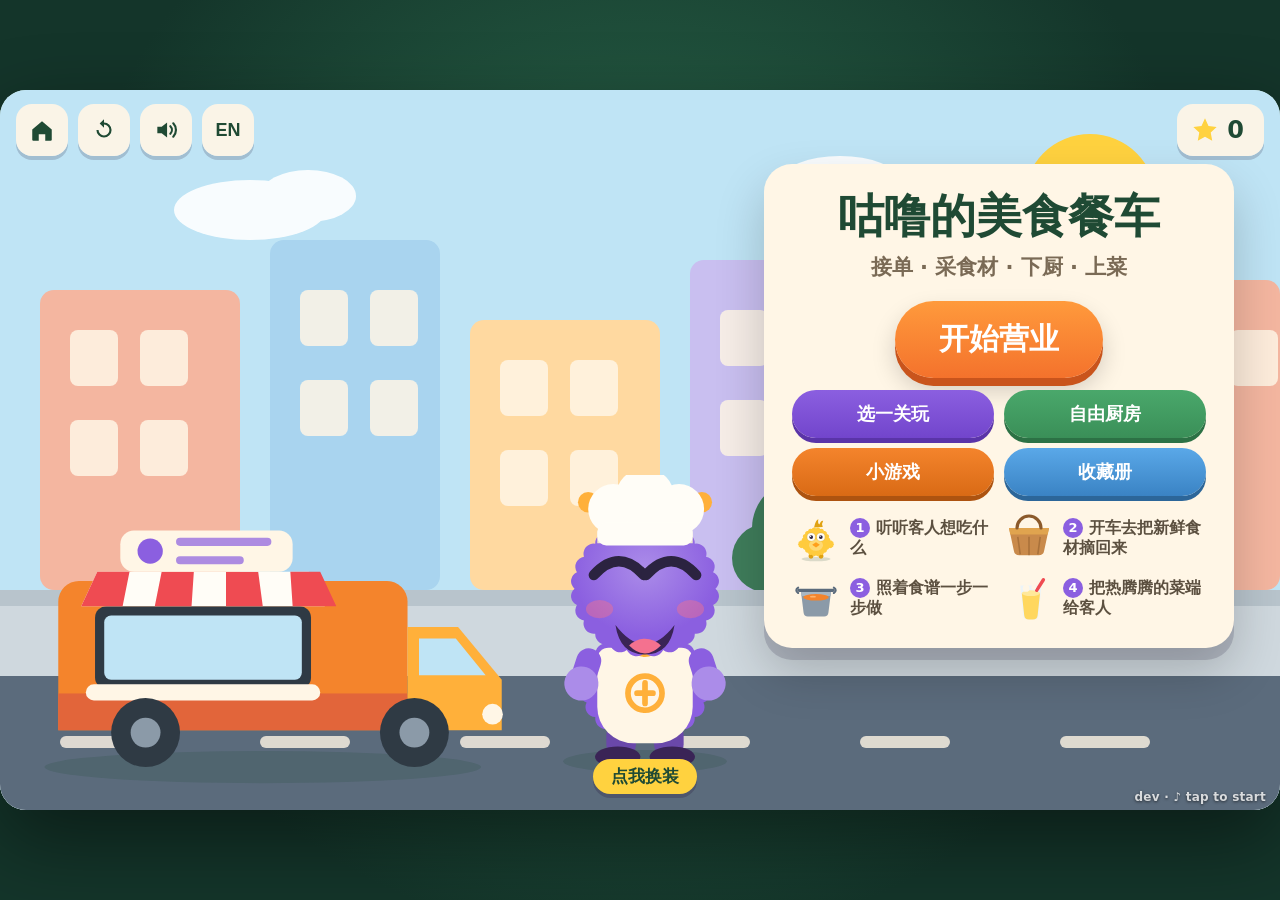
<file: index.html>
<!DOCTYPE html>
<html lang="zh-CN">
<head>
<meta charset="utf-8">
<meta name="viewport" content="width=device-width, initial-scale=1, viewport-fit=cover, user-scalable=no">
<meta name="theme-color" content="#1f4a34">
<title>咕噜的美食餐车 · Gulu's Foodie Truck</title>
<link rel="stylesheet" href="css/style.css">
<link rel="icon" href="icons/icon.svg" type="image/svg+xml">
<link rel="icon" href="icons/favicon-32.png" sizes="32x32" type="image/png">
<link rel="apple-touch-icon" href="icons/apple-touch-icon.png">
<link rel="manifest" href="manifest.webmanifest">
</head>
<body>

<div id="viewport">
  <div id="stage">
    <div id="scene" class="scene"></div>

    <div id="hud">
      <div class="hud-left">
        <button id="btn-home" class="icon-btn" title="回到首页" aria-label="回到首页">
          <svg viewBox="0 0 24 24"><path d="M3 11.5 12 4l9 7.5V21a1 1 0 0 1-1 1h-5v-6H9v6H4a1 1 0 0 1-1-1z"/></svg>
        </button>
        <button id="btn-reload" class="icon-btn" title="重新加载" aria-label="重新加载">
          <svg viewBox="0 0 24 24"><path d="M12 5V2L8 6l4 4V7a5 5 0 1 1-5 5H5a7 7 0 1 0 7-7z"/></svg>
        </button>
        <button id="btn-sound" class="icon-btn" title="声音开关" aria-label="声音开关">
          <svg class="ico-on" viewBox="0 0 24 24"><path d="M4 9h4l5-4v14l-5-4H4z"/><path d="M16 8.5a5 5 0 0 1 0 7" fill="none" stroke="currentColor" stroke-width="2" stroke-linecap="round"/><path d="M18.7 5.8a9 9 0 0 1 0 12.4" fill="none" stroke="currentColor" stroke-width="2" stroke-linecap="round"/></svg>
          <svg class="ico-off" viewBox="0 0 24 24"><path d="M4 9h4l5-4v14l-5-4H4z"/><path d="M17 9.5l5 5M22 9.5l-5 5" fill="none" stroke="currentColor" stroke-width="2" stroke-linecap="round"/></svg>
        </button>
        <button id="btn-lang" class="icon-btn text-btn" title="切换语言" aria-label="切换语言">EN</button>
      </div>
      <div class="hud-right">
        <div id="stars" class="stars-badge" aria-live="polite">
          <svg viewBox="0 0 24 24"><path d="m12 2 3 6.5 7 .9-5.1 4.8 1.3 7L12 17.8 5.8 21.2l1.3-7L2 9.4l7-.9z"/></svg>
          <span id="star-count">0</span>
        </div>
      </div>
    </div>

    <div id="fx" aria-hidden="true"></div>
    <div id="version" aria-hidden="true"></div>
  </div>
</div>

<div id="rotate-hint">
  <div class="rotate-inner">
    <svg viewBox="0 0 24 24"><rect x="5" y="2" width="14" height="20" rx="2.5"/><path d="M9 19h6" stroke="#1f4a34" stroke-width="1.4" stroke-linecap="round"/></svg>
    <p data-i18n="rotate">把设备横过来玩更好哦！</p>
  </div>
</div>

<script src="js/version.js"></script>
<script src="js/store.js"></script>
<script src="js/audio.js"></script>
<script src="js/art.js"></script>
<script src="js/recipes.js"></script>
<script src="js/i18n.js"></script>
<script src="js/game.js"></script>
</body>
</html>
</file>
<file: css/style.css>
/* ------------------------------------------------------------------
   style.css — 咕噜的美食餐车
   固定 1280×720 舞台，整体等比缩放到任意屏幕。
------------------------------------------------------------------ */

:root {
  --ink:   #2b2340;
  --cream: #fff6e6;
  --sun:   #ffd23f;
  --grass: #4aa86b;
  --deep:  #1f4a34;
  --grape: #8b5fe0;
  --shadow: 0 8px 0 rgba(43,35,64,.22);
}

* { box-sizing: border-box; margin: 0; padding: 0; -webkit-tap-highlight-color: transparent; }

html, body {
  height: 100%;
  overflow: hidden;
  background: #14352a;
  font-family: "Nunito", "Baloo 2", "PingFang SC", "Hiragino Sans GB",
               "Microsoft YaHei", system-ui, -apple-system, sans-serif;
  color: var(--ink);
  user-select: none;
  touch-action: manipulation;
}

#viewport {
  position: fixed;
  inset: 0;
  display: flex;
  align-items: center;
  justify-content: center;
  background: radial-gradient(circle at 50% 40%, #2b6b4d, #14352a 70%);
}

#stage {
  position: relative;
  width: 1280px;
  height: 720px;
  flex: none;
  overflow: hidden;
  border-radius: 26px;
  background: #cfe8dd;
  box-shadow: 0 30px 80px rgba(0, 0, 0, .45);
  transform-origin: center center;
}

/* ---------------- 场景骨架 ---------------- */

.scene { position: absolute; inset: 0; opacity: 1; transition: opacity .18s ease; }
.scene.fade { opacity: 0; }

.bg { position: absolute; inset: 0; }
.bg svg { position: absolute; inset: 0; width: 100%; height: 100%; display: block; }

.layer { position: absolute; inset: 0; }
.pos   { position: absolute; }
.pos > svg, .pos svg { width: 100%; height: auto; display: block; }

.fg { position: absolute; inset: 0; pointer-events: none; }

#fx { position: absolute; inset: 0; pointer-events: none; z-index: 60; }

/*
  版本号：右下角贴边的一行小字，只是给"我现在看的是哪一版"用的。
  pointer-events: none 不能省 —— 它压在各场景的右下角，不能吞掉任何点击。
  高度只有 16px，贴着底边，在跳过按钮（离底 26px）之下。
*/
#version {
  position: absolute; right: 14px; bottom: 5px; z-index: 45;
  font-size: 12px; font-weight: 700; letter-spacing: .02em; line-height: 16px;
  color: rgba(255, 255, 255, .8);
  text-shadow: 0 1px 3px rgba(0, 0, 0, .6);
  pointer-events: none;
}

/* ---------------- HUD ---------------- */

#hud {
  position: absolute;
  inset: 14px 16px auto 16px;
  display: flex;
  justify-content: space-between;
  align-items: flex-start;
  z-index: 50;
  pointer-events: none;
}
.hud-left, .hud-right { display: flex; gap: 10px; pointer-events: auto; }

.icon-btn {
  width: 52px; height: 52px;
  border: none; border-radius: 16px;
  background: rgba(255, 246, 230, .92);
  color: var(--deep);
  box-shadow: 0 4px 0 rgba(43, 35, 64, .2);
  cursor: pointer;
  display: grid; place-items: center;
  transition: transform .1s ease;
}
.icon-btn:active { transform: translateY(3px); box-shadow: 0 1px 0 rgba(43, 35, 64, .2); }
.icon-btn svg { width: 26px; height: 26px; fill: currentColor; }
.icon-btn.text-btn { font-size: 18px; font-weight: 800; }

.ico-off { display: none; }
body.muted .ico-on  { display: none; }
body.muted .ico-off { display: block; }

.stars-badge {
  display: flex; align-items: center; gap: 8px;
  height: 52px; padding: 0 20px 0 14px;
  border-radius: 16px;
  background: rgba(255, 246, 230, .92);
  box-shadow: 0 4px 0 rgba(43, 35, 64, .2);
  font-size: 24px; font-weight: 900; color: var(--deep);
}
.stars-badge svg { width: 28px; height: 28px; fill: var(--sun); }

/* ---------------- 通用组件 ---------------- */

.big-btn {
  border: none;
  border-radius: 999px;
  padding: 18px 44px;
  font-size: 30px;
  font-weight: 900;
  font-family: inherit;
  color: #fff;
  background: linear-gradient(180deg, #ff9a3c, #f4722c);
  box-shadow: 0 8px 0 #c9541c, 0 12px 24px rgba(0, 0, 0, .18);
  cursor: pointer;
  transition: transform .1s ease, box-shadow .1s ease;
  white-space: nowrap;
}
.big-btn:hover { filter: brightness(1.05); }
.big-btn:active { transform: translateY(6px); box-shadow: 0 2px 0 #c9541c; }
.big-btn.bottom {
  position: absolute; left: 50%; bottom: 34px;
  transform: translateX(-50%);
  z-index: 20;
}
.big-btn.bottom:active { transform: translateX(-50%) translateY(6px); box-shadow: 0 2px 0 #c9541c; }
/* 接单场景：按钮直接挂在对话气泡下面 */
.big-btn.under-bubble { position: absolute; right: 96px; top: 288px; z-index: 20; }

.banner {
  position: absolute; top: 20px; left: 50%; transform: translateX(-50%);
  max-width: 720px;
  padding: 12px 34px;
  border-radius: 999px;
  background: rgba(255, 246, 230, .95);
  box-shadow: var(--shadow);
  font-size: 30px; font-weight: 900; color: var(--deep);
  text-align: center;
  z-index: 20;
}

.chip {
  position: absolute; top: 96px; left: 50%; transform: translateX(-50%);
  padding: 8px 22px;
  border-radius: 999px;
  background: rgba(43, 35, 64, .55);
  color: #fff6e6;
  font-size: 20px; font-weight: 700;
  z-index: 20;
}
.chip.bottom-chip { top: auto; bottom: 28px; }

.card {
  background: var(--cream);
  border-radius: 28px;
  padding: 26px 28px;
  box-shadow: 0 12px 0 rgba(43, 35, 64, .18), 0 24px 50px rgba(0, 0, 0, .2);
}

/* 顶部飘字提示 */
.toast {
  position: absolute; top: 96px; left: 50%; transform: translateX(-50%);
  padding: 12px 28px; border-radius: 999px;
  background: #fff;
  font-size: 24px; font-weight: 800; color: var(--ink);
  box-shadow: 0 8px 22px rgba(0, 0, 0, .2);
  animation: toastIn .3s cubic-bezier(.2,1.4,.4,1);
  z-index: 70;
}
/* 厨房里食谱卡占着左边，提示往右让一让，别压住它 */
.sc-cook .toast { left: calc(50% + 100px); }
.toast.warn { background: #ffe8a8; color: #8a5a12; }
.toast.good { background: #cdf0d8; color: #1f4a34; }
@keyframes toastIn { from { opacity: 0; transform: translateX(-50%) translateY(-16px) scale(.9); } }

/* 飞行中的道具 / 碎片 */
.fly { position: absolute; transform: translate(-50%, -50%); z-index: 65; }
.fly svg { width: 100%; height: 100%; }
.particle {
  position: absolute; width: 16px; height: 16px;
  border-radius: 4px;
  transform: translate(-50%, -50%);
}
.particle.confetti { width: 14px; height: 22px; border-radius: 3px; transform: none; }

/* ---------------- 动画 ---------------- */

@keyframes bob   { 0%,100% { transform: translateY(0); } 50% { transform: translateY(-12px); } }
@keyframes float { 0%,100% { transform: translateY(0) rotate(-2deg); } 50% { transform: translateY(-14px) rotate(2deg); } }
@keyframes sway  {
  0%,100% { transform: rotate(calc(var(--rot) - 5deg)) scale(var(--sc)); }
  50%     { transform: rotate(calc(var(--rot) + 5deg)) scale(var(--sc)); }
}
@keyframes popIn {
  0%   { opacity: 0; transform: scale(.5); }
  70%  { opacity: 1; transform: scale(1.08); }
  100% { opacity: 1; transform: scale(1); }
}
@keyframes walkIn {
  from { opacity: 0; transform: translateX(300px); }
  to   { opacity: 1; transform: translateX(0); }
}
@keyframes shakeIt {
  0%,100% { transform: translateX(0) rotate(0); }
  20% { transform: translateX(-10px) rotate(-5deg); }
  40% { transform: translateX(10px) rotate(5deg); }
  60% { transform: translateX(-7px) rotate(-3deg); }
  80% { transform: translateX(7px) rotate(3deg); }
}
@keyframes bumpIt {
  0%,100% { transform: scale(1) translateY(0); }
  35% { transform: scale(1.07, .93) translateY(6px); }
  70% { transform: scale(.97, 1.05) translateY(-6px); }
}
@keyframes nudgeIt { 0%,100% { transform: scale(1); } 40% { transform: scale(1.14) rotate(-6deg); } }

.bob    { animation: bob 2.6s ease-in-out infinite; }
.float  { animation: float 2.4s ease-in-out infinite; }
.pop-in { animation: popIn .45s cubic-bezier(.2,1.5,.4,1) both; }
.walk-in{ animation: walkIn .6s cubic-bezier(.2,.8,.3,1) both, bob 2.6s ease-in-out .6s infinite; }
.shake  { animation: shakeIt .45s ease; }
.bump   { animation: bumpIt .4s ease; }
.nudge  { animation: nudgeIt .35s ease; }

/* ---------------- 首页 & 通关页 ---------------- */

.truck-title { left: 10px; bottom: 22px; width: 540px; }
.chef-title  { left: 520px; bottom: 30px; width: 250px; }

/* 卡片压在咕噜上面（它俩边缘差着几像素），跟 DOM 顺序无关 */
.title-card { right: 46px; top: 74px; width: 470px; position: absolute; text-align: center; z-index: 10; }
.title-card h1 { font-size: 46px; line-height: 1.15; color: var(--deep); }
.title-card .sub { margin: 10px 0 20px; font-size: 21px; font-weight: 700; color: #7a6a55; }
.title-card .big-btn { margin-bottom: 20px; }

.how { display: grid; grid-template-columns: 1fr 1fr; gap: 12px; text-align: left; }
.how-item { display: flex; align-items: center; gap: 10px; }
.how-art { width: 48px; height: 48px; flex: none; display: grid; place-items: center; }
.how-art svg { width: 100%; height: 100%; }
.how-item span { font-size: 16px; font-weight: 700; line-height: 1.25; color: #5c5040; }
.how-item b {
  display: inline-grid; place-items: center;
  width: 20px; height: 20px; margin-right: 6px;
  border-radius: 50%; background: var(--grape); color: #fff;
  font-size: 13px; vertical-align: 1px;
}

/* 通关合影：12 位客人一排放不下，改成前后两排 */
.crowd {
  position: absolute; left: 36px; bottom: 14px;
  display: flex; flex-wrap: wrap; align-items: flex-end;
  gap: 4px; width: 700px;
}
.crowd-one { width: 112px; }
.crowd-one svg { width: 100%; height: auto; }
/* 通关页：主厨站到右边，别挡住排队道谢的客人 */
.sc-finale .chef-title { left: 908px; bottom: 16px; width: 202px; }

/* ---------------- 接单 / 上菜 ---------------- */

.truck-side { left: -30px; bottom: 34px; width: 610px; }
.chef-side  { left: 520px; bottom: 40px; width: 235px; }
.cust-order { right: 130px; bottom: 46px; width: 260px; }
.cust-order.happy { animation: bumpIt .5s ease 2; }

.bubble {
  position: absolute; right: 60px; top: 96px; width: 400px;
  background: var(--cream);
  border-radius: 28px;
  padding: 20px 24px;
  display: flex; align-items: center; gap: 18px;
  box-shadow: 0 10px 0 rgba(43,35,64,.18), 0 20px 40px rgba(0,0,0,.18);
  z-index: 15;
}
.bubble::after {
  content: ''; position: absolute; bottom: -22px; right: 90px;
  border: 16px solid transparent;
  border-top-color: var(--cream); border-bottom: 0;
  filter: drop-shadow(0 8px 0 rgba(43,35,64,.14));
}
.bubble-dish { width: 92px; height: 92px; flex: none; }
.bubble-dish svg { width: 100%; height: 100%; }
.bubble p { font-size: 26px; font-weight: 900; color: var(--deep); line-height: 1.25; }

/*
  touch-action: none 不能漏 —— 少了它，触屏上拖盘子会被浏览器
  当成滑动手势抢走（pointercancel），拖了没反应。凡是要拖的都得有。
*/
.serve-dish { left: 752px; bottom: 152px; width: 160px; cursor: grab; z-index: 25; touch-action: none; }
.serve-dish.grabbing { cursor: grabbing; }
.dish-inner { position: relative; }
.dish-inner svg { width: 100%; height: auto; position: relative; z-index: 2; }
.plate {
  position: absolute; left: 50%; bottom: -14px;
  width: 190px; height: 34px; margin-left: -95px;
  border-radius: 50%;
  background: #fffdf7;
  box-shadow: 0 8px 0 #d9d2c2, 0 16px 26px rgba(0,0,0,.22);
}

/* ---------------- 开车 ---------------- */

.road-scroll { display: flex; width: 200%; animation: roadRun 3s linear infinite; }
.road-scroll svg { position: relative; width: 50%; height: 100%; flex: none; }
@keyframes roadRun { from { transform: translateX(0); } to { transform: translateX(-50%); } }

.drive-truck {
  left: 50%; bottom: 78px; width: 620px; margin-left: -310px;
  animation: bumpy .32s ease-in-out infinite;
}
@keyframes bumpy {
  0%,100% { transform: translateY(0) rotate(-.5deg); }
  50%     { transform: translateY(-9px) rotate(.5deg); }
}
.puff {
  position: absolute; left: -10px; bottom: 30px;
  width: 46px; height: 46px; border-radius: 50%;
  background: rgba(255,255,255,.9);
  animation: puffOut 1s linear infinite;
}
.puff.p2 { animation-delay: .5s; width: 34px; height: 34px; }
@keyframes puffOut {
  from { opacity: .8; transform: translate(0,0) scale(.5); }
  to   { opacity: 0;  transform: translate(-150px,-40px) scale(1.6); }
}

/* ---------------- 采集 ---------------- */

.forage-item {
  position: absolute;
  width: 118px; height: 118px;
  margin: -59px 0 0 -59px;
  border: none; background: none; padding: 0;
  cursor: pointer;
  filter: drop-shadow(0 8px 8px rgba(20,50,35,.3));
  animation: sway 3.2s ease-in-out infinite;
  z-index: 10;
}
.forage-item svg { width: 100%; height: 100%; }
.forage-item:hover { filter: drop-shadow(0 8px 12px rgba(20,50,35,.45)) brightness(1.06); }
.forage-item.shake { animation: shakeIt .45s ease; }

.basket-hud {
  position: absolute; left: 24px; bottom: 22px;
  display: flex; align-items: center; gap: 14px;
  padding: 12px 22px 12px 14px;
  border-radius: 26px;
  background: rgba(255, 246, 230, .95);
  box-shadow: var(--shadow);
  z-index: 30;
}
.basket-art { width: 78px; flex: none; }
.basket-hud.two .basket-art { width: 66px; }
.basket-art svg { width: 100%; height: auto; }

/* 一种要采的东西一行，各数各的 */
.basket-rows { display: flex; flex-direction: column; gap: 8px; }
.basket-row { display: flex; align-items: center; gap: 12px; }
.slots { display: flex; flex-wrap: wrap; gap: 6px; max-width: 280px; }
.slot {
  width: 40px; height: 40px; border-radius: 12px;
  background: rgba(43, 35, 64, .1);
  display: grid; place-items: center;
}
.basket-hud.two .slot { width: 32px; height: 32px; border-radius: 10px; }
.slot.full { background: rgba(74, 168, 107, .22); animation: popIn .35s cubic-bezier(.2,1.5,.4,1); }
.slot svg { width: 100%; height: 100%; }
.count { font-size: 34px; font-weight: 900; color: var(--deep); min-width: 74px; }
.basket-hud.two .count { font-size: 26px; min-width: 60px; }
.count em { font-style: normal; font-size: 22px; opacity: .55; }
.basket-hud.two .count em { font-size: 17px; }

/* 后面几关食材会缓缓飘动，手上要更准一点 */
/*
  以原位为中心左右摆，不能只往一个方向偏 ——
  之前只往右下飘最多 47px，边上的食材会滑出屏幕被裁掉。
  基准 -59px 是元素半宽（118÷2），摆幅控制在 ±22px 以内。
*/
@keyframes driftAbout {
  0%,100% { margin-left: -59px; margin-top: -59px; }
  25%     { margin-left: -81px; margin-top: -71px; }
  50%     { margin-left: -37px; margin-top: -50px; }
  75%     { margin-left: -70px; margin-top: -64px; }
}
.forage-item.drift { animation: sway 3.2s ease-in-out infinite, driftAbout 9s ease-in-out infinite; }

.chef-forage { right: 40px; bottom: 30px; width: 200px; z-index: 25; }

/* ---------------- 下厨 ---------------- */

.recipe-card { position: absolute; left: 34px; top: 92px; width: 320px; padding: 20px 22px; }
.recipe-card h3 { font-size: 24px; color: var(--deep); margin-bottom: 12px; text-align: center; }
.recipe-card ol { list-style: none; display: grid; gap: 7px; }
.recipe-card li {
  display: flex; align-items: center; gap: 10px;
  padding: 6px 10px; border-radius: 16px;
  background: rgba(43, 35, 64, .06);
  transition: background .2s ease;
}
.recipe-card li .num {
  width: 30px; height: 30px; flex: none;
  display: grid; place-items: center; border-radius: 50%;
  background: var(--grape); color: #fff; font-size: 17px;
}
.recipe-card li .ing { width: 44px; height: 44px; flex: none; }
.recipe-card li .ing svg { width: 100%; height: 100%; }
.recipe-card li .nm { font-size: 21px; font-weight: 800; color: #5c5040; flex: 1; }
.recipe-card li .tick { font-size: 24px; font-weight: 900; color: var(--grass); opacity: 0; }
.recipe-card li.done { background: rgba(74, 168, 107, .2); }
.recipe-card li.done .tick { opacity: 1; }
.recipe-card li.done .nm { color: var(--deep); }
.recipe-card li.now {
  background: var(--sun);
  box-shadow: 0 0 0 4px rgba(255, 210, 63, .45);
  animation: nowPulse 1.4s ease-in-out infinite;
}
@keyframes nowPulse { 0%,100% { box-shadow: 0 0 0 4px rgba(255,210,63,.45); } 50% { box-shadow: 0 0 0 12px rgba(255,210,63,0); } }

.appliance-wrap { left: 690px; bottom: 244px; width: 290px; z-index: 12; }
.appliance-wrap svg { width: 100%; height: auto; }
.appliance-wrap.ready { filter: drop-shadow(0 0 22px rgba(255, 210, 63, .8)); }

.steam {
  position: absolute; left: 50%; top: -30px;
  width: 30px; height: 30px; border-radius: 50%;
  background: rgba(255,255,255,.85);
  opacity: 0;
}
.appliance-wrap.ready .steam { animation: steamUp 2.2s ease-in-out infinite; }
.steam.s1 { margin-left: -46px; animation-delay: .1s; }
.steam.s2 { margin-left: -8px; animation-delay: .8s; }
.steam.s3 { margin-left: 26px; animation-delay: 1.5s; }
@keyframes steamUp {
  0%   { opacity: 0; transform: translateY(0) scale(.5); }
  35%  { opacity: .8; }
  100% { opacity: 0; transform: translateY(-90px) scale(1.5); }
}

.chef-cook { left: 400px; bottom: 232px; width: 210px; z-index: 12; }

.shelf {
  position: absolute; left: 50%; bottom: 26px; transform: translateX(-50%);
  display: flex; gap: 10px;
  padding: 16px 20px;
  border-radius: 26px;
  background: rgba(255, 246, 230, .95);
  box-shadow: var(--shadow);
  z-index: 30;
}
.ing-tile {
  width: 116px; padding: 10px 6px 8px;
  border: none; border-radius: 20px;
  background: #fff;
  box-shadow: 0 5px 0 rgba(43, 35, 64, .16);
  cursor: grab;
  display: grid; justify-items: center; gap: 2px;
  font-family: inherit;
  touch-action: none;
  transition: box-shadow .1s ease;
}
.ing-tile svg { width: 74px; height: 74px; }
.ing-tile span { font-size: 18px; font-weight: 800; color: #5c5040; }
.ing-tile.grabbing { cursor: grabbing; box-shadow: 0 14px 22px rgba(0,0,0,.28); z-index: 40; position: relative; }
.ing-tile:disabled, .ing-tile.used { opacity: .32; cursor: default; box-shadow: none; }

.cook-controls {
  position: absolute; left: 50%; bottom: 34px; transform: translateX(-50%);
  width: 480px; text-align: center;
  z-index: 30;
  transition: opacity .3s ease, transform .3s ease;
}
.cook-controls.hide { opacity: 0; transform: translateX(-50%) translateY(30px); pointer-events: none; }
.cook-controls .big-btn { width: 100%; }
.progress {
  margin: 14px auto 8px; width: 100%; height: 22px;
  border-radius: 999px; background: rgba(43,35,64,.28); overflow: hidden;
}
.progress i { display: block; height: 100%; width: 0; border-radius: 999px;
  background: linear-gradient(90deg, var(--sun), #7ad48f); transition: width .18s ease; }
.cook-controls .hint { font-size: 18px; font-weight: 700; color: #fff6e6;
  text-shadow: 0 2px 6px rgba(0,0,0,.5); }

/* 做好的菜端到台面正中央亮个相 */
.dish-pop {
  left: 50%; margin-left: -115px; bottom: 148px; width: 230px;
  animation: popIn .5s cubic-bezier(.2,1.6,.4,1) both, float 2.4s ease-in-out .5s infinite;
  z-index: 35;
  filter: drop-shadow(0 12px 16px rgba(0,0,0,.3));
}

/* ---------------- 过关面板 ---------------- */

.overlay {
  position: absolute; inset: 0; z-index: 55;
  display: grid; place-items: center;
  background: rgba(20, 40, 32, .55);
  backdrop-filter: blur(3px);
}
.panel { width: 460px; text-align: center; }
.panel h2 { font-size: 40px; color: var(--deep); }
.panel .sub { margin: 6px 0 22px; font-size: 24px; font-weight: 700; color: #7a6a55; }
.big-star { width: 120px; height: 120px; margin: -70px auto 8px;
  animation: popIn .6s cubic-bezier(.2,1.7,.4,1) both; }
.big-star svg { width: 100%; height: 100%; filter: drop-shadow(0 8px 12px rgba(0,0,0,.25)); }

/* ---------------- 无障碍 ---------------- */

/* 键盘操作时看得见焦点在哪 */
.big-btn:focus-visible,
.icon-btn:focus-visible,
.ing-tile:focus-visible,
.forage-item:focus-visible {
  outline: 5px solid #2b2340;
  outline-offset: 4px;
}

/*
  有人对动效敏感。角色的呼吸、叶子摇晃、路面滚动这些氛围动画一律停掉，
  但食材飞进锅里、庆祝的碎片这些是游戏反馈，保留。
*/
@media (prefers-reduced-motion: reduce) {
  /*
    这份清单必须覆盖所有"一直在动"的东西。
    容易漏的是像 .dish-pop / .sort-item 这种把 float 关键帧内联写在自己规则里的 ——
    它们不带 .float 类，光豁免 .float 是抓不到的。
    所以有一条测试会逐个场景枚举无限循环动画，漏了就会失败。
  */
  .bob, .float, .walk-in, .forage-item.sway, .forage-item.drift, .road-item,
  .road-scroll, .drive-truck, .puff, .dish-pop, .sort-item,
  .appliance-wrap.ready .steam, .recipe-card li.now, .rotate-inner svg {
    animation: none !important;
  }
  .scene { transition: none; }
}

/* ---------------- 竖屏提示 ---------------- */

#rotate-hint { display: none; }
@media (orientation: portrait) and (max-width: 900px) {
  #rotate-hint {
    display: grid; place-items: center;
    position: fixed; inset: 0; z-index: 100;
    background: #1f4a34; color: var(--cream); text-align: center; padding: 30px;
  }
  .rotate-inner svg { width: 90px; height: 90px; fill: var(--cream);
    animation: tilt 1.8s ease-in-out infinite; }
  .rotate-inner p { margin-top: 18px; font-size: 22px; font-weight: 800; }
  @keyframes tilt { 0%,100% { transform: rotate(0); } 50% { transform: rotate(90deg); } }
}

/* ---------------- 首页的模式入口 ---------------- */

/* 四个入口排成两行两列 —— 挤在一行的话中英文都会顶到卡片边上 */
.btn-row { display: grid; grid-template-columns: 1fr 1fr; gap: 10px; margin-bottom: 18px; }
.mid-btn {
  flex: 1;
  border: none; border-radius: 999px;
  padding: 12px 18px;
  font-size: 21px; font-weight: 900; font-family: inherit;
  color: #fff;
  background: linear-gradient(180deg, #8b5fe0, #7245cc);
  box-shadow: 0 5px 0 #5a34a8;
  cursor: pointer;
  white-space: nowrap;
  transition: transform .1s ease, box-shadow .1s ease;
}
.mid-btn.alt { background: linear-gradient(180deg, #4aa86b, #3a8f58); box-shadow: 0 5px 0 #2c7145; }
.mid-btn:active { transform: translateY(4px); box-shadow: 0 1px 0 #5a34a8; }
.mid-btn.alt:active { box-shadow: 0 1px 0 #2c7145; }
.mid-btn:disabled { opacity: .4; cursor: default; }
.title-card .big-btn { margin-bottom: 12px; }

/* ---------------- 选关 ---------------- */

.layer.dim::before {
  content: ''; position: absolute; inset: 0;
  background: rgba(20, 40, 32, .5);
}
.lv-grid {
  position: absolute; left: 50%; top: 100px; transform: translateX(-50%);
  display: grid; grid-template-columns: repeat(4, 264px); gap: 14px;
  z-index: 10;
}
.lv-card {
  position: relative;
  height: 148px; padding: 8px 12px;
  border: none; border-radius: 22px;
  background: var(--cream);
  box-shadow: 0 6px 0 rgba(43, 35, 64, .25);
  cursor: pointer; font-family: inherit;
  display: grid; grid-template-columns: 46px 1fr; align-items: center; gap: 8px;
  transition: transform .1s ease, box-shadow .1s ease;
}
.lv-card:hover { transform: translateY(-3px); box-shadow: 0 9px 0 rgba(43, 35, 64, .25); }
.lv-card:active { transform: translateY(3px); box-shadow: 0 2px 0 rgba(43, 35, 64, .25); }
.lv-no {
  grid-row: 1 / span 2;
  width: 42px; height: 42px; display: grid; place-items: center;
  border-radius: 50%; background: var(--grape); color: #fff;
  font-size: 22px; font-weight: 900;
}
.lv-art { width: 96px; height: 96px; justify-self: center; }
.lv-art svg { width: 100%; height: 100%; }
.lv-name { grid-column: 2; font-size: 19px; font-weight: 800; color: #5c5040; text-align: center; }
.lv-star { position: absolute; right: 8px; top: 6px; width: 32px; height: 32px; }
.lv-star svg { width: 100%; height: 100%; }
.lv-card.cleared { background: #eaf7ee; }

/* ---------------- 自由厨房 ---------------- */

.free-appliance { left: 130px; bottom: 232px; width: 250px; z-index: 12; }
.free-appliance svg { width: 100%; height: auto; }
.free-appliance.ready { filter: drop-shadow(0 0 22px rgba(255, 210, 63, .8)); }

.free-added {
  position: absolute; left: 440px; bottom: 468px; width: 292px;
  display: flex; flex-wrap: wrap; gap: 6px; align-items: center;
  padding: 10px 14px; border-radius: 20px;
  background: rgba(255, 246, 230, .95); box-shadow: var(--shadow);
  min-height: 62px; z-index: 20;
}
.added-chip { width: 40px; height: 40px; }
.added-chip svg { width: 100%; height: 100%; }
.added-empty { font-size: 17px; font-weight: 700; color: #8a7a62; }

.pick-row {
  position: absolute; left: 60px; bottom: 150px;
  display: flex; gap: 8px; z-index: 20;
}
.pick-appl {
  width: 74px; height: 74px; padding: 6px;
  border: none; border-radius: 18px;
  background: rgba(255, 246, 230, .92);
  box-shadow: 0 4px 0 rgba(43, 35, 64, .2);
  cursor: pointer;
}
.pick-appl svg { width: 100%; height: 100%; }
.pick-appl.on { background: var(--sun); box-shadow: 0 4px 0 #c9911c, 0 0 0 4px rgba(255,210,63,.5); }

.palette {
  position: absolute; right: 40px; top: 96px;
  display: grid; grid-template-columns: repeat(5, 88px); gap: 9px;
  padding: 14px; border-radius: 24px;
  background: rgba(255, 246, 230, .95); box-shadow: var(--shadow);
  z-index: 20;
}
.pal-tile {
  width: 88px; height: 88px; padding: 6px;
  border: none; border-radius: 16px; background: #fff;
  box-shadow: 0 4px 0 rgba(43, 35, 64, .14);
  cursor: pointer;
}
.pal-tile svg { width: 100%; height: 100%; }
.pal-tile:active { transform: translateY(3px); box-shadow: 0 1px 0 rgba(43, 35, 64, .14); }
.pal-tile:disabled { opacity: .35; cursor: default; }

.free-actions {
  position: absolute; left: 60px; bottom: 40px;
  display: flex; align-items: center; gap: 10px; z-index: 20;
}
.free-actions .mid-btn { flex: none; }
.free-made {
  left: 470px; bottom: 248px; width: 224px; z-index: 25;
  filter: drop-shadow(0 12px 16px rgba(0,0,0,.3));
}
.free-made svg { width: 100%; height: auto; }

/* ---------------- 开车路上捡东西 ---------------- */

.road-item {
  position: absolute; top: var(--lane); left: 1340px;
  width: 104px; height: 104px; margin: -52px 0 0 -52px;
  border: none; background: none; padding: 0; cursor: pointer;
  z-index: 15;
  filter: drop-shadow(0 6px 8px rgba(20,50,35,.35));
  animation: rollBy 2.6s linear var(--delay) both;
}
.road-item svg { width: 100%; height: 100%; }
@keyframes rollBy {
  from { transform: translateX(0) rotate(0deg); }
  to   { transform: translateX(-1460px) rotate(-320deg); }
}
.drive-bag {
  position: absolute; left: 26px; bottom: 24px;
  display: flex; align-items: center; gap: 10px;
  padding: 10px 22px 10px 12px; border-radius: 24px;
  background: rgba(255, 246, 230, .95); box-shadow: var(--shadow);
  font-size: 32px; font-weight: 900; color: var(--deep);
  z-index: 30;
}
.bag-ico { width: 56px; }
.bag-ico svg { width: 100%; height: auto; }
.skip-btn {
  position: absolute; right: 24px; bottom: 26px;
  border: none; border-radius: 999px; padding: 12px 30px;
  font-size: 22px; font-weight: 900; font-family: inherit; color: #fff;
  background: rgba(43, 35, 64, .6);
  cursor: pointer; z-index: 30;
}
.skip-btn:active { transform: translateY(3px); }

/* 做好之后主厨出来捧个场，右边不至于空着 */
.chef-free { left: 840px; bottom: 236px; width: 208px; z-index: 12; }

/* ---------------- 小游戏入口 ---------------- */

.mid-btn.warm { background: linear-gradient(180deg, #f4842c, #d96a15); box-shadow: 0 5px 0 #ad5310; }
.mid-btn.warm:active { box-shadow: 0 1px 0 #ad5310; }
.mid-btn.on { background: linear-gradient(180deg, #ffd23f, #f0b81e); color: var(--deep); box-shadow: 0 5px 0 #c9911c; }
.btn-row .mid-btn { font-size: 18px; padding: 12px 10px; }

.mini-grid {
  position: absolute; left: 50%; top: 130px; transform: translateX(-50%);
  display: flex; gap: 26px; z-index: 10;
}
.mini-card {
  width: 340px; padding: 26px 22px 22px;
  border: none; border-radius: 30px; background: var(--cream);
  box-shadow: 0 10px 0 rgba(43, 35, 64, .25);
  cursor: pointer; font-family: inherit;
  display: grid; justify-items: center; gap: 6px;
  transition: transform .1s ease, box-shadow .1s ease;
}
.mini-card:hover { transform: translateY(-4px); box-shadow: 0 14px 0 rgba(43, 35, 64, .25); }
.mini-card:active { transform: translateY(4px); box-shadow: 0 3px 0 rgba(43, 35, 64, .25); }
.mini-art { display: flex; gap: 10px; align-items: flex-end; justify-content: center;
  width: 100%; height: 150px; margin-bottom: 10px; }
/*
  卡片从 400 缩到 340 装下第三张之后，两张牌背按满高画就顶出卡片外面了
  （还带 8 度的倾斜，实际占得更宽）。所以按卡片宽度封顶，高度自己跟着缩。
*/
.mini-art svg { height: 100%; width: auto; max-width: 44%; }
.mini-art svg:first-child { transform: rotate(-8deg); }
.mini-art svg:last-child { transform: rotate(8deg); }
.mini-card b { font-size: 27px; color: var(--deep); }
.mini-card span:last-child { font-size: 18px; font-weight: 700; color: #7a6a55; }

/* ---------------- 记忆配对 ---------------- */

/* 牌面上下居中：3 对和 6 对都是 4 列，行数不同也不会一头沉 */
.mem-board {
  position: absolute; left: 50%; top: 50%; transform: translate(-50%, -50%);
  display: grid; grid-template-columns: repeat(4, 132px); gap: 14px; z-index: 10;
}
.mem-card {
  position: relative; aspect-ratio: 1;
  border: none; background: none; padding: 0;
  cursor: pointer; border-radius: 18px;
  transition: transform .15s ease;
}
.mem-face {
  position: absolute; inset: 0;
  border-radius: 18px; overflow: hidden;
  display: grid; place-items: center;
  transition: opacity .18s ease, transform .25s ease;
  backface-visibility: hidden;
}
.mem-face svg { width: 100%; height: 100%; }
.mem-face.front {
  background: #fffdf7; padding: 10px;
  box-shadow: 0 5px 0 rgba(43, 35, 64, .2);
  opacity: 0; transform: rotateY(90deg);
}
.mem-face.back { box-shadow: 0 5px 0 rgba(43, 35, 64, .25); }
.mem-card.up .front { opacity: 1; transform: rotateY(0); }
.mem-card.up .back { opacity: 0; transform: rotateY(-90deg); }
.mem-card.done { cursor: default; }
.mem-card.done .front { background: #eaf7ee; box-shadow: 0 0 0 4px rgba(74,168,107,.55); }
.mem-card:not(.done):hover { transform: translateY(-3px); }

.mem-levels {
  position: absolute; left: 50%; bottom: 26px; transform: translateX(-50%);
  display: flex; gap: 10px; z-index: 20;
}
.mem-levels .mid-btn { flex: none; min-width: 118px; }
.chef-mini { right: 40px; bottom: 110px; width: 180px; z-index: 25; }

/* ---------------- 水果还是蔬菜 ---------------- */

.sort-item {
  left: 50%; top: 152px; margin-left: -105px;
  width: 210px; height: 210px; z-index: 20;
  filter: drop-shadow(0 10px 12px rgba(20,50,35,.3));
  animation: popIn .4s cubic-bezier(.2,1.5,.4,1) both, float 2.6s ease-in-out .4s infinite;
}
.sort-item svg { width: 100%; height: 100%; }
.crate-btn {
  position: absolute; bottom: 40px;
  width: 260px; padding: 0;
  border: none; background: none; cursor: pointer;
  display: grid; justify-items: center; gap: 4px;
  font-family: inherit; z-index: 20;
  transition: transform .1s ease;
}
.crate-btn.left { left: 90px; }
.crate-btn.right { right: 90px; }
.crate-btn svg { width: 208px; height: auto;
  filter: drop-shadow(0 3px 0 rgba(43,35,64,.35)) drop-shadow(0 10px 12px rgba(20,50,35,.35)); }
.crate-btn b {
  font-size: 30px; font-weight: 900; color: #fff;
  background: rgba(43, 35, 64, .62); padding: 6px 26px; border-radius: 999px;
}
.crate-btn:hover { transform: translateY(-4px); }
.crate-btn:active { transform: translateY(4px); }
.sort-actions {
  position: absolute; left: 50%; bottom: 40px; transform: translateX(-50%);
  display: flex; align-items: center; gap: 12px; z-index: 30;
}
.sort-actions .mid-btn { flex: none; }
.mid-btn.corner { position: absolute; left: 20px; top: 84px; flex: none; z-index: 30; }

/* ---------------- 数一数 ---------------- */

/*
  一行最多 5 个，多了就换行。摆得整整齐齐是有讲究的：
  东西东一个西一个的话，小朋友数着数着就重了或者漏了。
  底下垫一块浅色的"数数垫"，一是把要数的东西圈成一堆，
  二是不管背景里有栅栏还是树，数的时候都不碍眼。
  垫子按中心定位，2 个和 9 个都稳稳落在题面和数字之间。
*/
.count-field {
  position: absolute; left: 50%; top: 340px; transform: translate(-50%, -50%);
  padding: 18px;
  display: grid; grid-template-columns: repeat(var(--cols), 104px);
  justify-content: center; align-content: center;
  min-width: 340px; min-height: 172px;
  gap: 14px; z-index: 15;
  border-radius: 34px;
  background: rgba(255, 246, 230, .86);
  box-shadow: var(--shadow);
}
.count-one {
  width: 104px; height: 104px;
  filter: drop-shadow(0 8px 8px rgba(20,50,35,.3));
  animation: popIn .4s cubic-bezier(.2,1.5,.4,1) both;
}
.count-one svg { width: 100%; height: 100%; }
/* 通关那屏把答对的数字摆回垫子上，算一张小成绩单 */
.count-field.done { background: rgba(255, 246, 230, .94); }
.count-one.num {
  display: grid; place-items: center;
  border-radius: 24px; background: #9be3b0;
  color: var(--deep); font-size: 54px; font-weight: 900;
  filter: none; box-shadow: 0 5px 0 #4aa86b;
}

.num-row {
  position: absolute; left: 50%; bottom: 54px; transform: translateX(-50%);
  display: flex; gap: 26px; z-index: 20;
}
.num-btn {
  width: 132px; height: 116px;
  border: none; border-radius: 28px;
  background: var(--cream); color: var(--deep);
  font-family: inherit; font-size: 62px; font-weight: 900;
  box-shadow: 0 8px 0 rgba(43, 35, 64, .3);
  cursor: pointer;
  transition: transform .1s ease, box-shadow .1s ease;
}
.num-btn:hover { transform: translateY(-4px); box-shadow: 0 12px 0 rgba(43, 35, 64, .3); }
.num-btn:active { transform: translateY(4px); box-shadow: 0 3px 0 rgba(43, 35, 64, .3); }
.num-btn.right { background: #9be3b0; box-shadow: 0 8px 0 #4aa86b; }
.num-btn.shake { animation: shakeIt .45s ease; }

/* 小游戏菜单上"数一数"那张卡的封面：三个苹果，旁边一个 3 */
/* 三个苹果加一个 56px 的圆，横着排要塞进卡片的 296px 里，所以苹果只能到 48% */
.count-art { gap: 6px; align-items: center; }
.count-art svg { height: 48%; width: auto; transform: none; }
.count-badge {
  width: 56px; height: 56px; flex: none;
  border-radius: 50%; display: grid; place-items: center;
  background: var(--grape); color: #fff; font-size: 32px;
}

/* ---------------- 换装 ---------------- */

/* 首页的咕噜本身就是入口，所以它是个按钮 */
.chef-title { border: none; background: none; padding: 0; cursor: pointer; }
button.chef-title:focus-visible { outline: 5px solid var(--cream); outline-offset: 6px; border-radius: 20px; }
.dress-tag {
  position: absolute; left: 50%; bottom: -14px; transform: translateX(-50%);
  padding: 6px 18px; border-radius: 999px;
  background: var(--sun); color: var(--deep);
  font-size: 17px; font-weight: 900; white-space: nowrap;
  box-shadow: 0 4px 0 rgba(43, 35, 64, .28);
}

.dress-stage { left: 300px; top: 132px; width: 300px; z-index: 15; }
.dress-panel {
  position: absolute; right: 120px; top: 172px; width: 500px; z-index: 20;
}
.dress-panel h3 { font-size: 24px; color: var(--deep); margin-bottom: 12px; }
.dress-panel h3 + .swatch-row { margin-bottom: 20px; }
.swatch-row { display: flex; gap: 10px; }
.swatch {
  width: 62px; height: 62px; flex: none;
  border: none; border-radius: 50%;
  background: var(--c);
  box-shadow: 0 4px 0 rgba(43, 35, 64, .28);
  cursor: pointer;
  transition: transform .1s ease;
}
.swatch:hover { transform: translateY(-3px); }
.swatch.on { box-shadow: 0 0 0 5px var(--cream), 0 4px 0 rgba(43, 35, 64, .28); }
.swatch:focus-visible { outline: 4px solid var(--ink); outline-offset: 3px; }

/* ---------------- 收藏册 ---------------- */

.book-panel {
  position: absolute; left: 50%; top: 90px; transform: translateX(-50%);
  width: 1120px; padding: 22px 28px; z-index: 20;
}
.book-panel h3 { font-size: 23px; color: var(--deep); margin-bottom: 10px; }
.book-panel h3 + * { margin-bottom: 18px; }
.book-grid { display: grid; grid-template-columns: repeat(6, 1fr); gap: 12px; }
.book-strip { display: flex; flex-wrap: wrap; gap: 10px; }
.book-strip .book-cell { width: 78px; }
.book-cell {
  display: grid; justify-items: center; align-content: start; gap: 2px;
  padding: 8px 4px; border-radius: 18px;
  background: rgba(43, 35, 64, .06);
}
.book-art { width: 68px; height: 68px; }
.book-strip .book-art { width: 56px; height: 56px; }
.book-art svg { width: 100%; height: 100%; }
.book-name {
  font-size: 15px; font-weight: 800; color: #5c5040; text-align: center;
  line-height: 1.2;
}
.book-strip .book-name { font-size: 12px; }
/* 还没做过的只留个影子 —— 看得出有这么一道，但不剧透 */
.book-cell.locked .book-art { filter: brightness(0); opacity: .16; }
.book-cell.locked .book-name { color: #a09580; font-size: 22px; }
.book-empty { font-size: 19px; font-weight: 700; color: #8a7a62; padding: 10px 4px 18px; }

.mid-btn.sky { background: linear-gradient(180deg, #5aa8e8, #3a83c4); box-shadow: 0 5px 0 #2c6699; }
.mid-btn.sky:active { box-shadow: 0 1px 0 #2c6699; }
</file>
